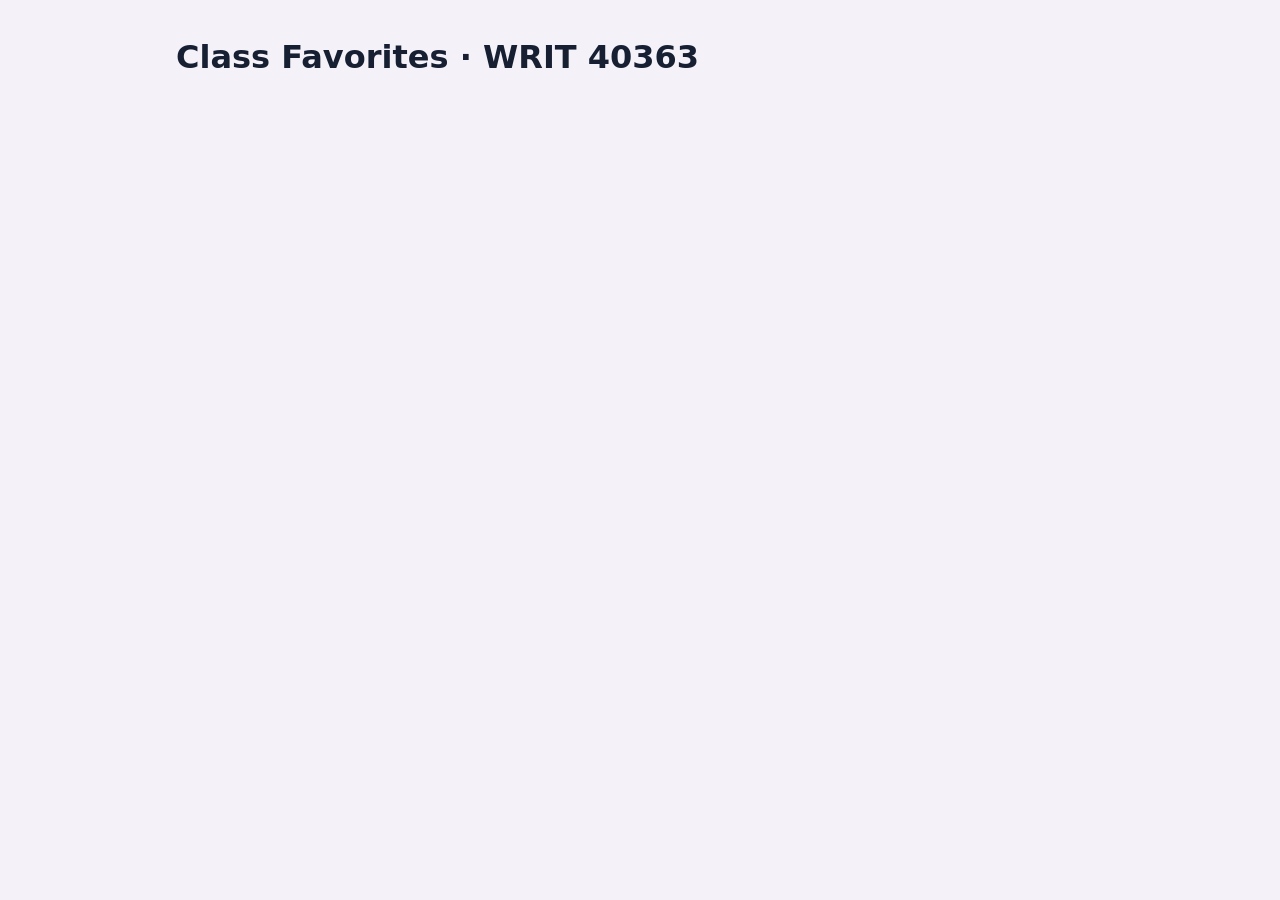
<file: index.html>
<!DOCTYPE html>
<html lang="en">
<head>
  <meta charset="UTF-8">
  <meta name="viewport" content="width=device-width, initial-scale=1.0">
  <title>Class Favorites &middot; WRIT 40363</title>
  <link rel="stylesheet" href="style.css">
</head>
<body>
  <header>
    <h1>Class Favorites &middot; WRIT 40363</h1>
  </header>

  <main>
    <div id="favorites-list"></div>
  </main>

  <script src="app.js"></script>
</body>
</html>
</file>
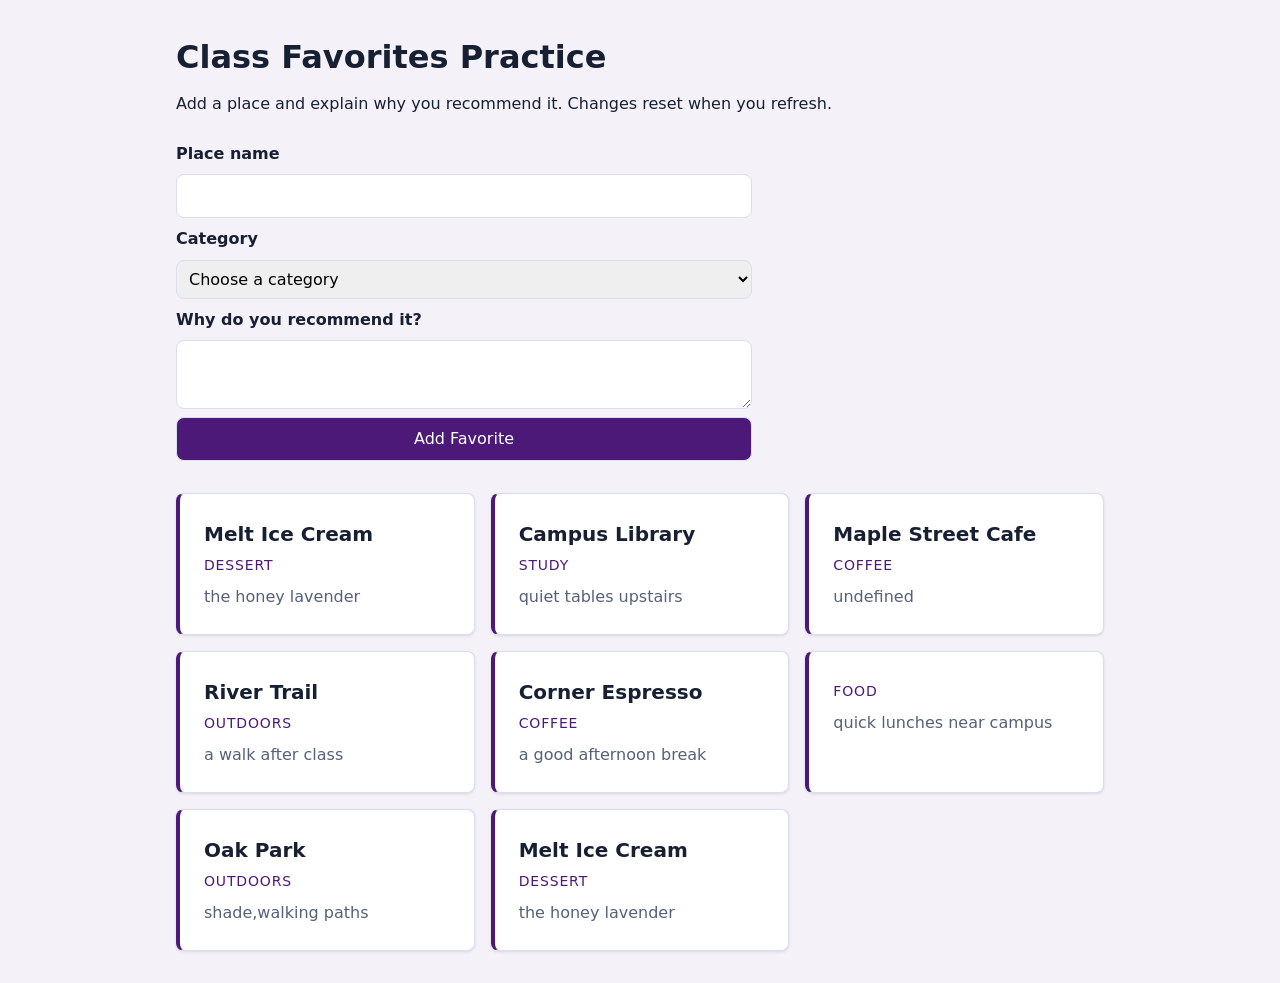
<file: practice/index.html>
<!DOCTYPE html>
<html lang="en">
<head>
  <meta charset="UTF-8">
  <meta name="viewport" content="width=device-width, initial-scale=1.0">
  <title>Class Favorites Practice · WRIT 40363</title>
  <link rel="stylesheet" href="../style.css">
  <link rel="stylesheet" href="practice.css">
</head>
<body>
  <header>
    <h1>Class Favorites Practice</h1>
    <p>Add a place and explain why you recommend it. Changes reset when you refresh.</p>
  </header>
  <main>
    <form id="add-favorite-form">
      <label for="name">Place name</label>
      <input id="name" name="name" type="text" required>

      <label for="category">Category</label>
      <select id="category" name="category" required>
        <option value="">Choose a category</option>
        <option value="dessert">Dessert</option>
        <option value="study">Study</option>
        <option value="coffee">Coffee</option>
        <option value="outdoors">Outdoors</option>
        <option value="food">Food</option>
      </select>

      <label for="why">Why do you recommend it?</label>
      <textarea id="why" name="why" rows="2" required></textarea>
      <button type="submit">Add Favorite</button>
    </form>

    <div id="favorites-list" aria-live="polite"></div>
  </main>

  <!-- Load exactly one dataset. Switch to favorites-clean.js for recovery. -->
  <script src="favorites-debug.js"></script>
  <script src="functions.js"></script>
</body>
</html>
</file>
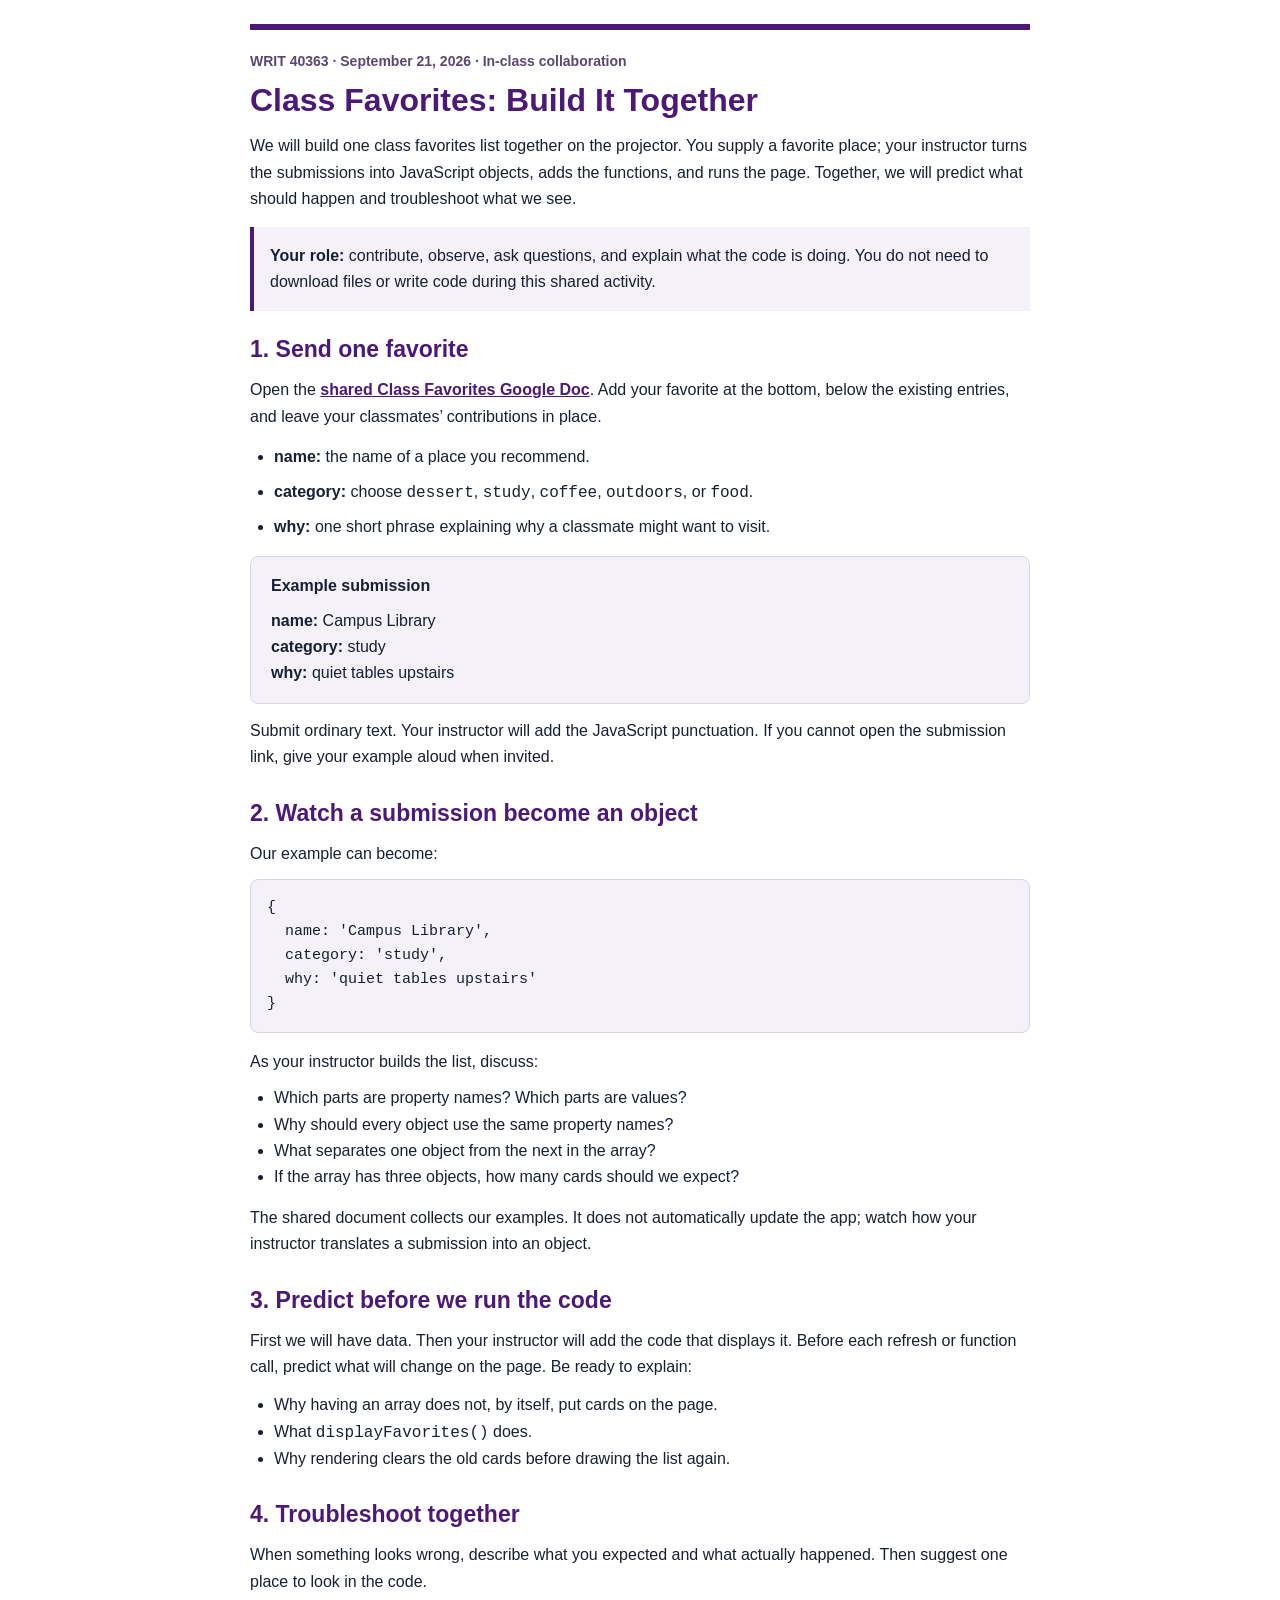
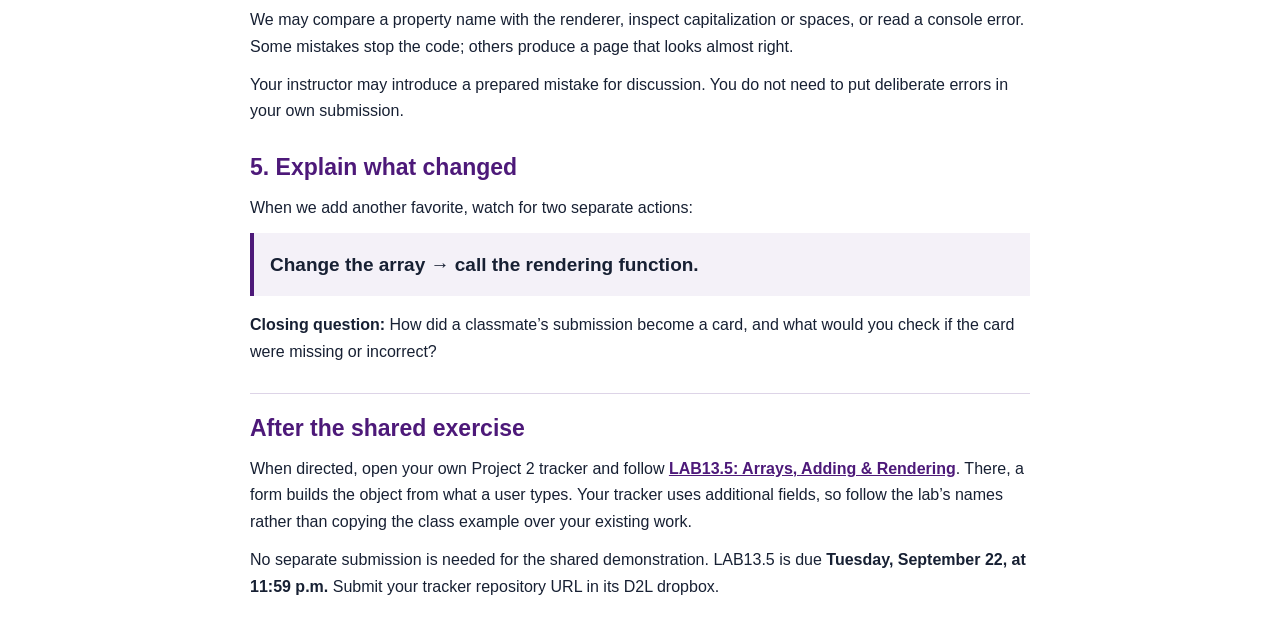
<file: practice/STUDENT-INSTRUCTIONS-D2L.html>
<!DOCTYPE html>
<html lang="en">
<head>
  <meta charset="UTF-8">
  <meta name="viewport" content="width=device-width, initial-scale=1.0">
  <title>Class Favorites: Build It Together · WRIT 40363</title>
</head>
<body style="margin:0; background:#ffffff; color:#172033; font-family:Arial, Helvetica, sans-serif; line-height:1.65;">
<!-- For an existing D2L page, copy the article below into its HTML/source editor. -->
<article style="max-width:780px; margin:0 auto; padding:24px 16px 40px; font-family:Arial, Helvetica, sans-serif; font-size:16px; line-height:1.65; color:#172033; background:#ffffff; overflow-wrap:break-word;">
  <header style="border-top:6px solid #4d1979; padding-top:20px; margin-bottom:24px;">
    <p style="margin:0 0 8px; color:#5c4770; font-size:14px; font-weight:bold;">WRIT 40363 &middot; September 21, 2026 &middot; In-class collaboration</p>
    <h1 style="margin:0 0 14px; font-size:32px; line-height:1.2; color:#4d1979;">Class Favorites: Build It Together</h1>
    <p style="margin:0 0 14px;">We will build one class favorites list together on the projector. You supply a favorite place; your instructor turns the submissions into JavaScript objects, adds the functions, and runs the page. Together, we will predict what should happen and troubleshoot what we see.</p>
    <p style="margin:0; padding:16px; border-left:4px solid #4d1979; background:#f4f1f8;"><strong>Your role:</strong> contribute, observe, ask questions, and explain what the code is doing. You do not need to download files or write code during this shared activity.</p>
  </header>

  <section aria-labelledby="send-favorite" style="margin-bottom:28px;">
    <h2 id="send-favorite" style="margin:0 0 12px; font-size:23px; line-height:1.3; color:#4d1979;">1. Send one favorite</h2>
    <p style="margin:0 0 14px;">Open the <a href="https://docs.google.com/document/d/1DQZmCIhYY05t5Q0gKIQ4romrFu7_4yeaRGMT1qG1Cqo/edit?usp=sharing" style="color:#4d1979; text-decoration:underline; font-weight:bold;">shared Class Favorites Google Doc</a>. Add your favorite at the bottom, below the existing entries, and leave your classmates&rsquo; contributions in place.</p>
    <ul style="margin:0 0 16px; padding-left:24px;">
      <li style="margin-bottom:8px;"><strong>name:</strong> the name of a place you recommend.</li>
      <li style="margin-bottom:8px;"><strong>category:</strong> choose <code>dessert</code>, <code>study</code>, <code>coffee</code>, <code>outdoors</code>, or <code>food</code>.</li>
      <li><strong>why:</strong> one short phrase explaining why a classmate might want to visit.</li>
    </ul>
    <div style="padding:16px 20px; background:#f4f1f8; border:1px solid #ddd4e7; border-radius:8px;">
      <p style="margin:0 0 8px; font-weight:bold;">Example submission</p>
      <p style="margin:0;"><strong>name:</strong> Campus Library<br><strong>category:</strong> study<br><strong>why:</strong> quiet tables upstairs</p>
    </div>
    <p style="margin:14px 0 0;">Submit ordinary text. Your instructor will add the JavaScript punctuation. If you cannot open the submission link, give your example aloud when invited.</p>
  </section>

  <section aria-labelledby="build-object" style="margin-bottom:28px;">
    <h2 id="build-object" style="margin:0 0 12px; font-size:23px; line-height:1.3; color:#4d1979;">2. Watch a submission become an object</h2>
    <p style="margin:0 0 12px;">Our example can become:</p>
    <pre style="margin:0 0 16px; padding:16px; background:#f4f1f8; border:1px solid #ddd4e7; border-radius:8px; white-space:pre-wrap; overflow-wrap:anywhere; font-size:15px; line-height:1.6;"><code>{
  name: 'Campus Library',
  category: 'study',
  why: 'quiet tables upstairs'
}</code></pre>
    <p style="margin:0 0 10px;">As your instructor builds the list, discuss:</p>
    <ul style="margin:0 0 14px; padding-left:24px;">
      <li>Which parts are property names? Which parts are values?</li>
      <li>Why should every object use the same property names?</li>
      <li>What separates one object from the next in the array?</li>
      <li>If the array has three objects, how many cards should we expect?</li>
    </ul>
    <p style="margin:0;">The shared document collects our examples. It does not automatically update the app; watch how your instructor translates a submission into an object.</p>
  </section>

  <section aria-labelledby="predict" style="margin-bottom:28px;">
    <h2 id="predict" style="margin:0 0 12px; font-size:23px; line-height:1.3; color:#4d1979;">3. Predict before we run the code</h2>
    <p style="margin:0 0 12px;">First we will have data. Then your instructor will add the code that displays it. Before each refresh or function call, predict what will change on the page. Be ready to explain:</p>
    <ul style="margin:0; padding-left:24px;">
      <li>Why having an array does not, by itself, put cards on the page.</li>
      <li>What <code>displayFavorites()</code> does.</li>
      <li>Why rendering clears the old cards before drawing the list again.</li>
    </ul>
  </section>

  <section aria-labelledby="troubleshoot" style="margin-bottom:28px;">
    <h2 id="troubleshoot" style="margin:0 0 12px; font-size:23px; line-height:1.3; color:#4d1979;">4. Troubleshoot together</h2>
    <p style="margin:0 0 12px;">When something looks wrong, describe what you expected and what actually happened. Then suggest one place to look in the code.</p>
    <p style="margin:0 0 12px;">We may compare a property name with the renderer, inspect capitalization or spaces, or read a console error. Some mistakes stop the code; others produce a page that looks almost right.</p>
    <p style="margin:0;">Your instructor may introduce a prepared mistake for discussion. You do not need to put deliberate errors in your own submission.</p>
  </section>

  <section aria-labelledby="explain" style="margin-bottom:28px;">
    <h2 id="explain" style="margin:0 0 12px; font-size:23px; line-height:1.3; color:#4d1979;">5. Explain what changed</h2>
    <p style="margin:0 0 12px;">When we add another favorite, watch for two separate actions:</p>
    <p style="margin:0 0 16px; padding:16px; background:#f4f1f8; border-left:4px solid #4d1979; font-size:19px;"><strong>Change the array &rarr; call the rendering function.</strong></p>
    <p style="margin:0;"><strong>Closing question:</strong> How did a classmate&rsquo;s submission become a card, and what would you check if the card were missing or incorrect?</p>
  </section>

  <section aria-labelledby="after" style="border-top:1px solid #ddd4e7; padding-top:20px;">
    <h2 id="after" style="margin:0 0 12px; font-size:23px; line-height:1.3; color:#4d1979;">After the shared exercise</h2>
    <p style="margin:0 0 12px;">When directed, open your own Project 2 tracker and follow <a href="https://tcu-dcda.github.io/WRIT40363_2026/labs/lab13_5.html" style="color:#4d1979; text-decoration:underline; font-weight:bold;">LAB13.5: Arrays, Adding &amp; Rendering</a>. There, a form builds the object from what a user types. Your tracker uses additional fields, so follow the lab&rsquo;s names rather than copying the class example over your existing work.</p>
    <p style="margin:0;">No separate submission is needed for the shared demonstration. LAB13.5 is due <strong>Tuesday, September 22, at 11:59 p.m.</strong> Submit your tracker repository URL in its D2L dropbox.</p>
  </section>
</article>
</body>
</html>
</file>
<file: style.css>
/* ===================================================================
   RESET
   =================================================================== */

* {
  box-sizing: border-box;
  margin: 0;
  padding: 0;
}

/* ===================================================================
   DESIGN TOKENS
   =================================================================== */

:root {
  /* Color */
  --color-accent: #4d1979;
  --color-text: #172033;
  --color-text-muted: #55617a;
  --color-surface: #ffffff;
  --color-surface-alt: #f4f1f8;
  --color-border: #d9dfeb;

  /* Spacing */
  --space-xs: 0.25rem;
  --space-sm: 0.5rem;
  --space-md: 1rem;
  --space-lg: 1.5rem;
  --space-xl: 2rem;

  /* Type */
  --font-stack: system-ui, -apple-system, "Segoe UI", Arial, sans-serif;
  --leading: 1.6;
  --text-sm: 0.875rem;
  --text-h2: 1.25rem;
  --text-h1: 2rem;

  /* Structure */
  --page-width: 60rem;
  --radius-md: 8px;
  --shadow-sm: 0 1px 3px rgba(23, 32, 51, 0.12);
}

/* ===================================================================
   BASE ELEMENT STYLES
   =================================================================== */

body {
  font-family: var(--font-stack);
  line-height: var(--leading);
  color: var(--color-text);
  background-color: var(--color-surface-alt);
}

h1 {
  font-size: var(--text-h1);
  margin-bottom: var(--space-sm);
}

h2 {
  font-size: var(--text-h2);
}

/* ===================================================================
   LAYOUT
   =================================================================== */

header {
  max-width: var(--page-width);
  margin: 0 auto;
  padding: var(--space-xl) var(--space-md) var(--space-lg);
}

main {
  max-width: var(--page-width);
  margin: 0 auto;
  padding: 0 var(--space-md) var(--space-xl);
}

#favorites-list {
  display: grid;
  grid-template-columns: 1fr;
  gap: var(--space-md);
}

@media (min-width: 768px) {
  #favorites-list {
    grid-template-columns: repeat(auto-fill, minmax(16rem, 1fr));
  }
}

/* ===================================================================
   COMPONENTS
   =================================================================== */

.favorite-card {
  background-color: var(--color-surface);
  border: 1px solid var(--color-border);
  border-left: 4px solid var(--color-accent);
  border-radius: var(--radius-md);
  box-shadow: var(--shadow-sm);
  padding: var(--space-lg);
}

.favorite-card h2 {
  margin-bottom: var(--space-xs);
}

.favorite-card .category {
  font-size: var(--text-sm);
  text-transform: uppercase;
  letter-spacing: 0.06em;
  color: var(--color-accent);
  margin-bottom: var(--space-sm);
}

.favorite-card .why {
  color: var(--color-text-muted);
}
</file>
<file: practice/practice.css>
form {
  display: grid;
  gap: var(--space-sm);
  max-width: 36rem;
  margin-bottom: var(--space-xl);
}

label {
  font-weight: 600;
}

input, select, textarea, button {
  font: inherit;
  padding: var(--space-sm);
  border: 1px solid var(--color-border);
  border-radius: var(--radius-md);
  min-width: 0;
}

button {
  background: var(--color-accent);
  color: var(--color-surface);
  cursor: pointer;
}

:is(input, select, textarea, button):focus-visible {
  outline: 3px solid var(--color-accent);
  outline-offset: 3px;
}
</file>
